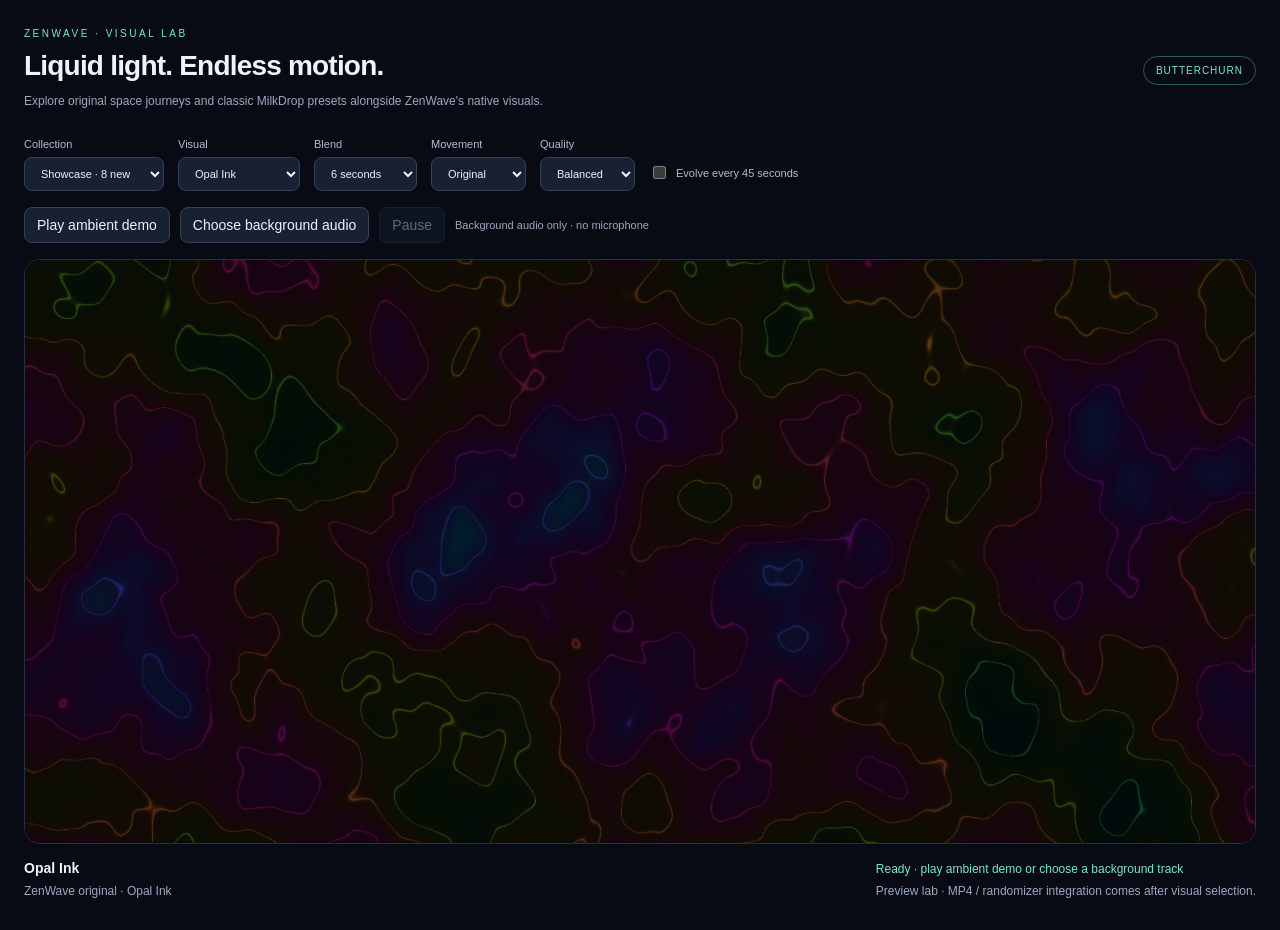
<file: DigitalDrug/ContentStudio/Sources/ZenWaveStudio/Resources/Butterchurn/index.html>
<!doctype html>
<html lang="en"><head><meta charset="utf-8"><meta name="viewport" content="width=device-width,initial-scale=1">
<meta http-equiv="Content-Security-Policy" content="default-src 'self' blob:; script-src 'self' 'unsafe-eval'; style-src 'self'; connect-src 'none'; img-src 'self' data:; media-src blob: 'self'">
<title>ZenWave · Butterchurn Visual Lab</title><link rel="stylesheet" href="lab.css"></head>
<body><main>
<header><div><span class="eyebrow">ZENWAVE · VISUAL LAB</span><h1>Liquid light. Endless motion.</h1><p>Explore original space journeys and classic MilkDrop presets alongside ZenWave's native visuals.</p></div><span class="badge">BUTTERCHURN</span></header>
<section class="controls">
<label>Collection<select id="collection"><option value="showcase" selected>Showcase · 8 new</option><option value="space">Space / wormholes</option><option value="classic">Classic MilkDrop</option><option value="all">All visuals</option></select></label>
<label>Visual<select id="preset"></select></label>
<label>Blend<select id="blend"><option value="0">Instant</option><option value="3">3 seconds</option><option value="6" selected>6 seconds</option><option value="12">12 seconds</option></select></label>
<label>Movement<select id="speed"><option value="0.5">Slow</option><option value="1" selected>Original</option><option value="1.5">Flowing</option></select></label>
<label>Quality<select id="quality"><option value="480">Light</option><option value="720" selected>Balanced</option><option value="1080">High</option></select></label>
<label class="check"><input type="checkbox" id="cycle">Evolve every 45 seconds</label>
</section>
<div id="browserAudio" class="audio"><button id="demo">Play ambient demo</button><label class="file">Choose background audio<input type="file" id="audioFile" accept="audio/*"></label><button id="pause" disabled>Pause</button><span>Background audio only · no microphone</span></div>
<div class="stage"><canvas id="visual" aria-label="Butterchurn animated visualizer"></canvas><div id="empty">Preparing visualizer…</div></div>
<footer><div><strong id="name"></strong><p id="credit"></p></div><div><span id="status" role="status">Loading offline engine…</span><p>Preview lab · MP4 / randomizer integration comes after visual selection.</p></div></footer>
</main><script src="butterchurn-2.6.7.min.js"></script><script src="presets.js"></script><script src="space-presets.js"></script><script src="showcase-presets.js"></script><script src="lab.js"></script></body></html>
</file>
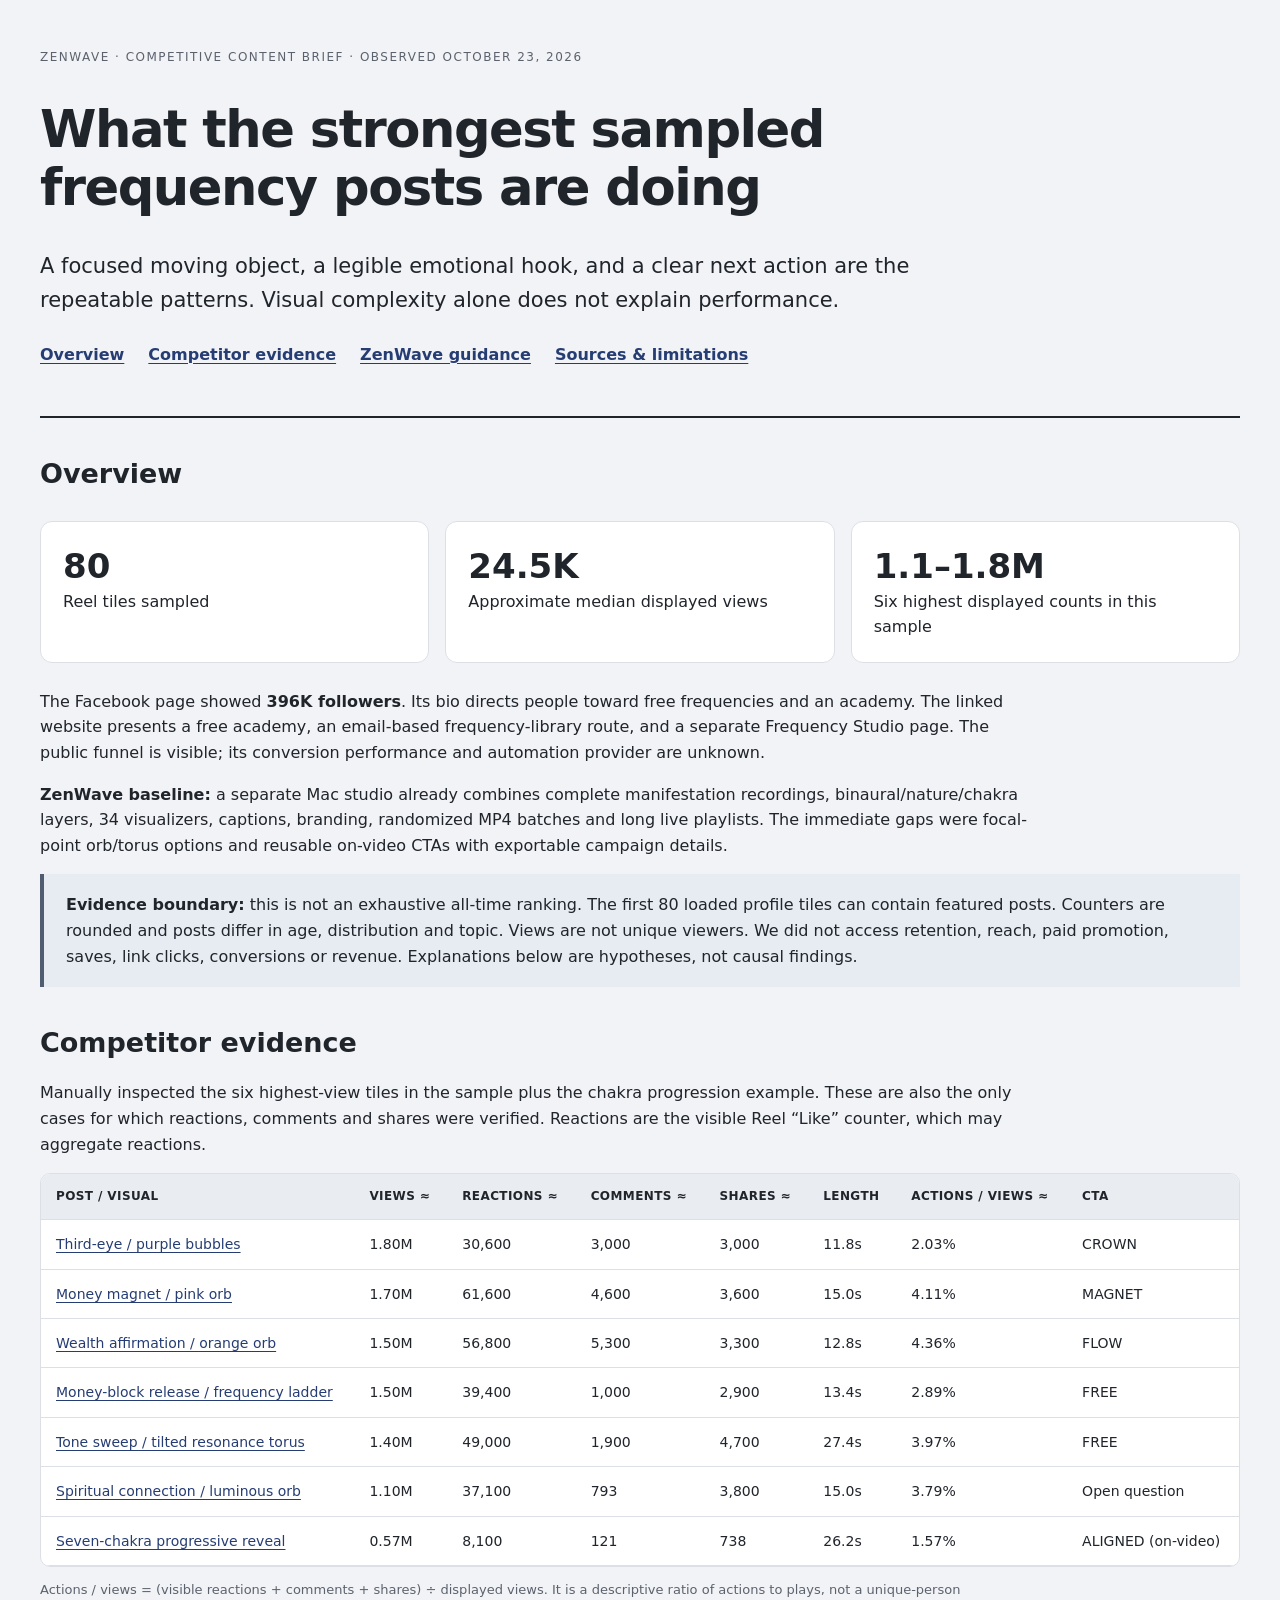
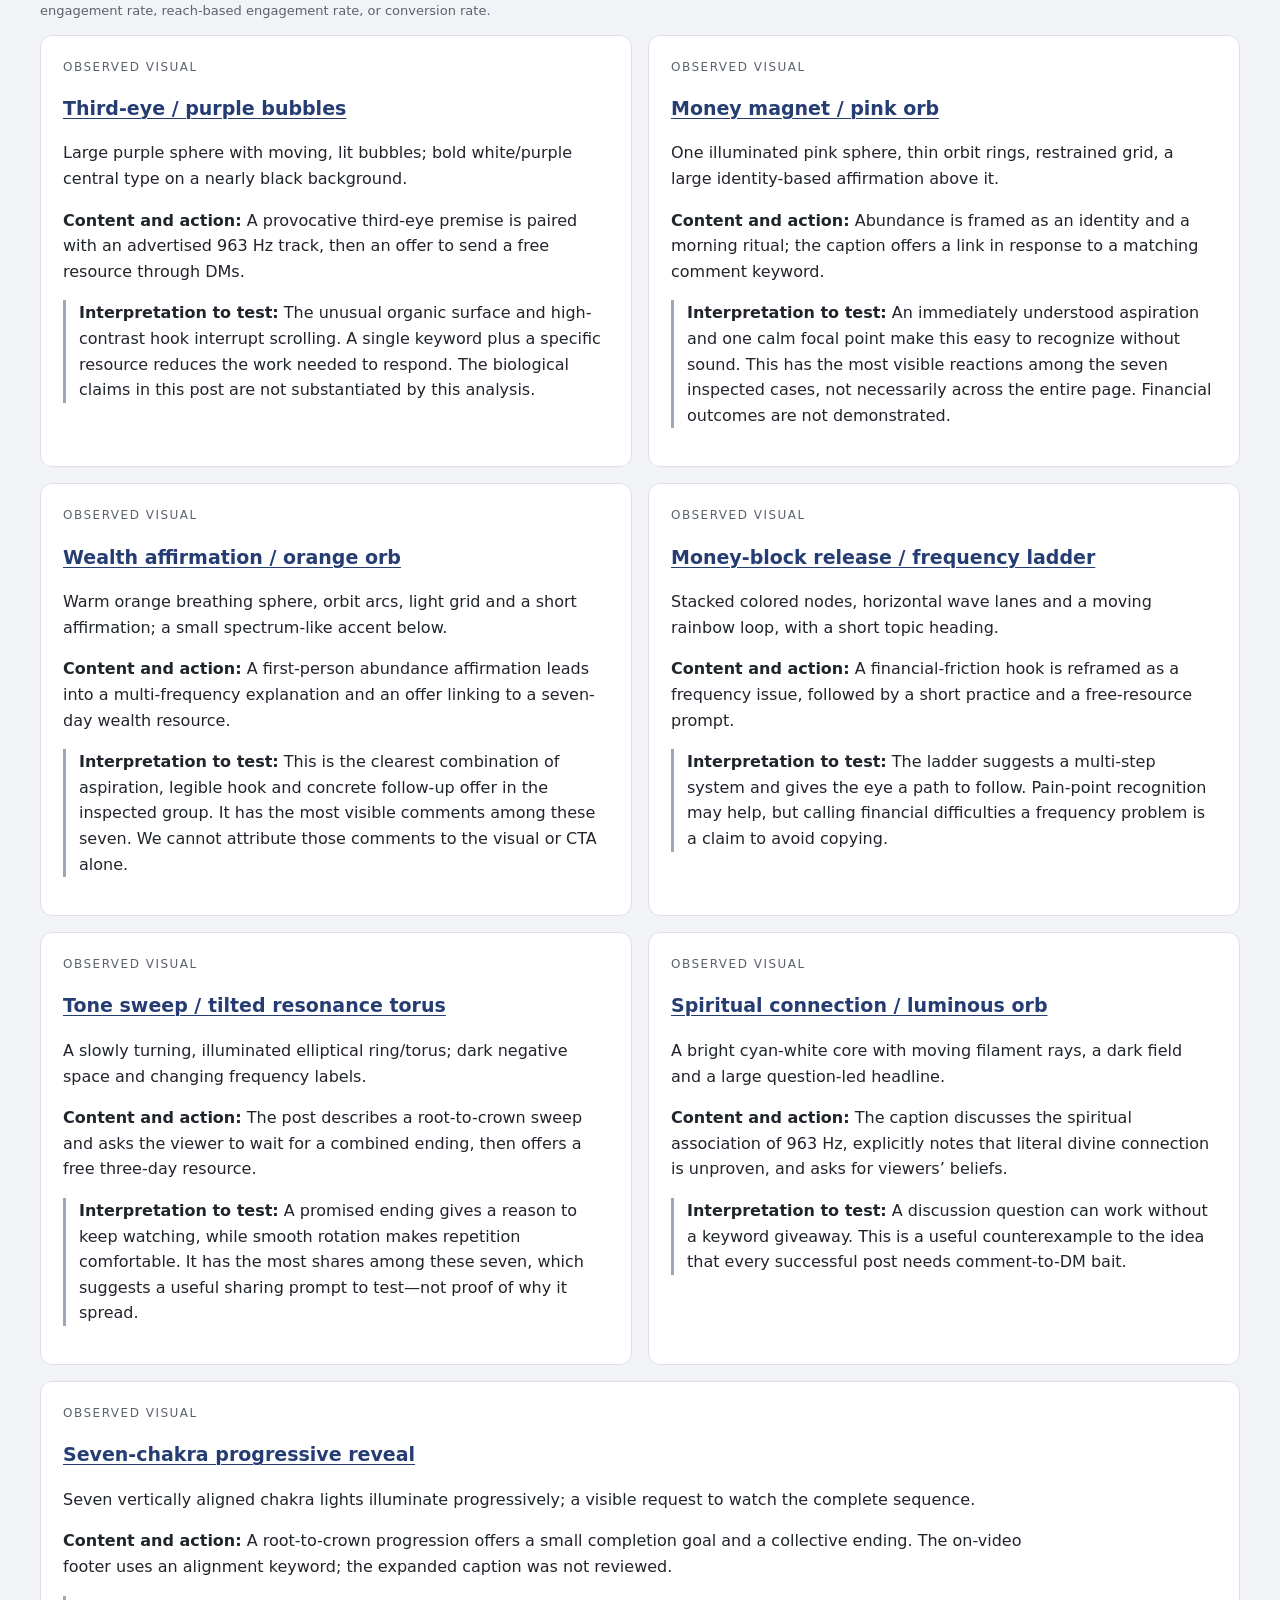
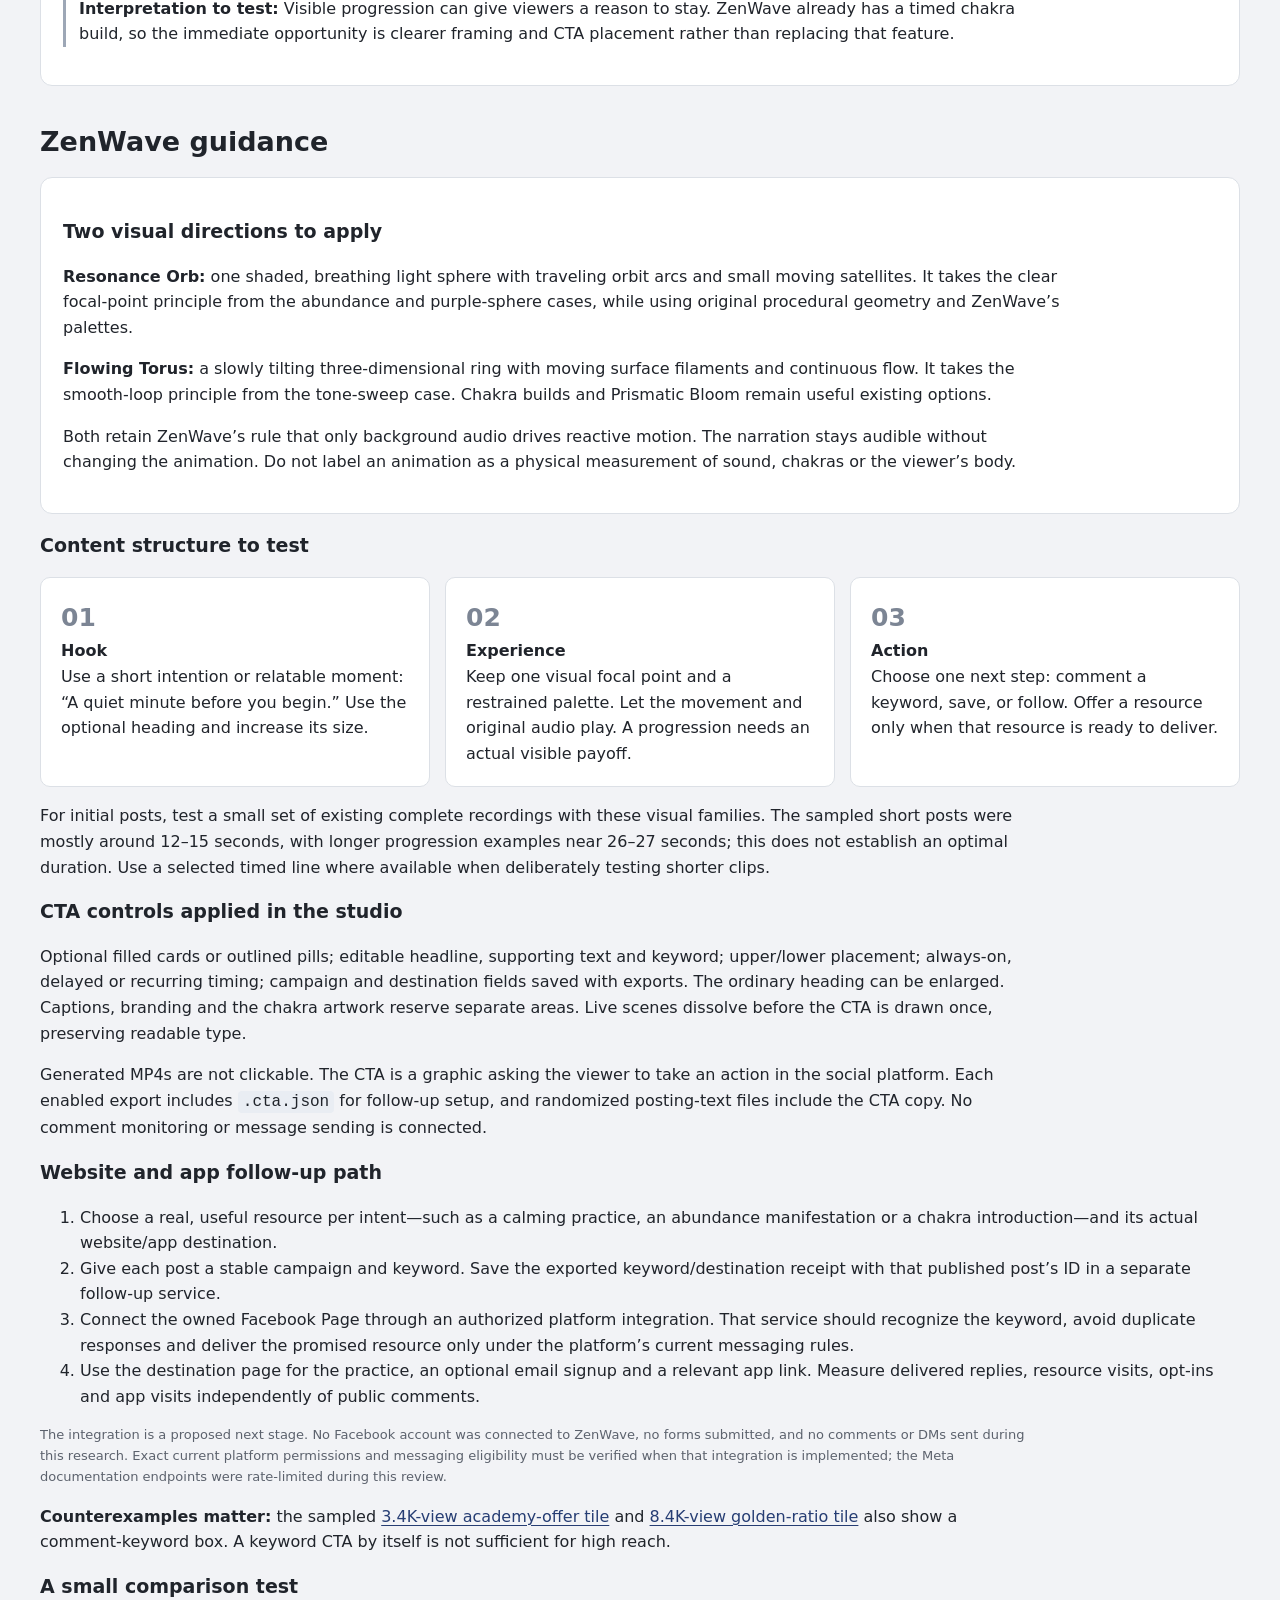
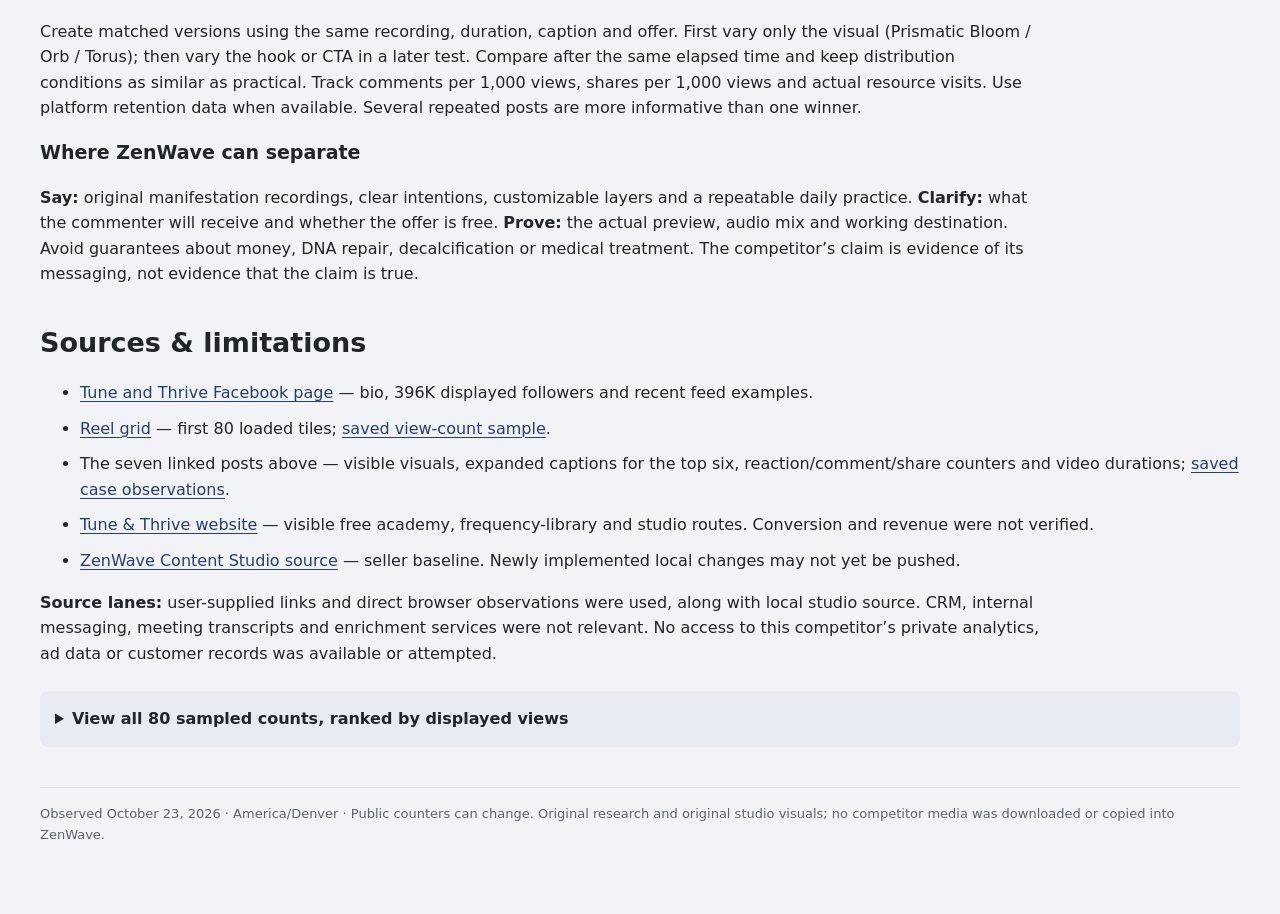
<file: DigitalDrug/ContentStudio/Research/zenwave-tune-and-thrive-2026-10-23.html>
<!doctype html><html lang="en"><meta charset="utf-8"><meta name="viewport" content="width=device-width,initial-scale=1"><title>ZenWave · Tune and Thrive content research</title>
<style>:root{color-scheme:light;--ink:#20242b;--muted:#5c626d;--line:#dce0e6;--paper:#fff;--bg:#f2f3f6}*{box-sizing:border-box}body{margin:0;background:var(--bg);color:var(--ink);font:16px/1.6 system-ui,-apple-system,sans-serif}main{max-width:1260px;margin:auto;padding:48px 30px 70px}header{border-bottom:2px solid var(--ink);padding-bottom:25px}h1{font-size:clamp(30px,4vw,52px);line-height:1.12;letter-spacing:-1.5px;max-width:880px}h2{font-size:27px;margin:34px 0 14px}h3{font-size:19px;line-height:1.35}p{max-width:1000px}a{color:#263d73;text-decoration-thickness:1px;text-underline-offset:3px}nav{display:flex;gap:24px;flex-wrap:wrap;margin:24px 0}nav a{font-weight:650}.kicker,.tag{font-size:12px;letter-spacing:1.5px;text-transform:uppercase;color:var(--muted)}.lead{font-size:21px;max-width:950px}.stats{display:grid;grid-template-columns:repeat(3,1fr);gap:16px;margin:26px 0}.stat,article,.box{background:var(--paper);border:1px solid var(--line);padding:22px;border-radius:12px}.stat strong{display:block;font-size:34px;line-height:1.3}.muted{color:var(--muted)}.table-scroll{overflow:auto;background:white;border:1px solid var(--line);border-radius:10px}table{width:100%;border-collapse:collapse;font-size:14px}th,td{text-align:left;padding:13px 15px;border-bottom:1px solid var(--line);vertical-align:top}th{font-size:12px;letter-spacing:.4px;text-transform:uppercase;background:#e9ecf1}td:not(:first-child){white-space:nowrap}.grid{display:grid;grid-template-columns:repeat(2,1fr);gap:16px}.grid article:last-child{grid-column:1/-1}.hyp{border-left:3px solid #9da7b6;padding-left:13px}.steps{counter-reset:step;list-style:none;padding:0;display:grid;grid-template-columns:repeat(3,1fr);gap:15px}.steps li{background:#fff;border:1px solid var(--line);border-radius:10px;padding:20px}.steps li:before{counter-increment:step;content:'0' counter(step);display:block;font-size:25px;font-weight:700;color:#7c8594}.notice{border-left:4px solid #505d70;background:#e7ebf2;padding:18px 22px}.small{font-size:13px}.sources li{margin-bottom:10px}code{background:#e9edf3;padding:2px 5px;border-radius:4px}.sample{margin-top:25px}summary{cursor:pointer;font-weight:650;padding:15px;background:#e8ebf1;border-radius:8px}footer{margin-top:40px;border-top:1px solid var(--line);padding-top:16px;font-size:13px;color:var(--muted)}@media(max-width:760px){main{padding:28px 18px}.stats,.grid,.steps{grid-template-columns:1fr}.grid article:last-child{grid-column:auto}h1{letter-spacing:-.8px}}</style>
<main><header><div class="kicker">ZenWave · competitive content brief · observed October 23, 2026</div><h1>What the strongest sampled frequency posts are doing</h1><p class="lead">A focused moving object, a legible emotional hook, and a clear next action are the repeatable patterns. Visual complexity alone does not explain performance.</p><nav><a href="#overview">Overview</a><a href="#competitors">Competitor evidence</a><a href="#guidance">ZenWave guidance</a><a href="#sources">Sources & limitations</a></nav></header>
<section id="overview"><h2>Overview</h2><div class="stats"><div class="stat"><strong>80</strong>Reel tiles sampled</div><div class="stat"><strong>24.5K</strong>Approximate median displayed views</div><div class="stat"><strong>1.1–1.8M</strong>Six highest displayed counts in this sample</div></div><p>The Facebook page showed <b>396K followers</b>. Its bio directs people toward free frequencies and an academy. The linked website presents a free academy, an email-based frequency-library route, and a separate Frequency Studio page. The public funnel is visible; its conversion performance and automation provider are unknown.</p><p><b>ZenWave baseline:</b> a separate Mac studio already combines complete manifestation recordings, binaural/nature/chakra layers, 34 visualizers, captions, branding, randomized MP4 batches and long live playlists. The immediate gaps were focal-point orb/torus options and reusable on-video CTAs with exportable campaign details.</p><div class="notice"><b>Evidence boundary:</b> this is not an exhaustive all-time ranking. The first 80 loaded profile tiles can contain featured posts. Counters are rounded and posts differ in age, distribution and topic. Views are not unique viewers. We did not access retention, reach, paid promotion, saves, link clicks, conversions or revenue. Explanations below are hypotheses, not causal findings.</div></section>
<section id="competitors"><h2>Competitor evidence</h2><p>Manually inspected the six highest-view tiles in the sample plus the chakra progression example. These are also the only cases for which reactions, comments and shares were verified. Reactions are the visible Reel “Like” counter, which may aggregate reactions.</p><div class="table-scroll"><table><thead><tr><th>Post / visual</th><th>Views ≈</th><th>Reactions ≈</th><th>Comments ≈</th><th>Shares ≈</th><th>Length</th><th>Actions / views ≈</th><th>CTA</th></tr></thead><tbody><tr><td><a href="https://www.facebook.com/reel/992901753566809/">Third-eye / purple bubbles</a></td><td>1.80M</td><td>30,600</td><td>3,000</td><td>3,000</td><td>11.8s</td><td>2.03%</td><td>CROWN</td></tr><tr><td><a href="https://www.facebook.com/reel/2106269260096450/">Money magnet / pink orb</a></td><td>1.70M</td><td>61,600</td><td>4,600</td><td>3,600</td><td>15.0s</td><td>4.11%</td><td>MAGNET</td></tr><tr><td><a href="https://www.facebook.com/reel/1269969248434564/">Wealth affirmation / orange orb</a></td><td>1.50M</td><td>56,800</td><td>5,300</td><td>3,300</td><td>12.8s</td><td>4.36%</td><td>FLOW</td></tr><tr><td><a href="https://www.facebook.com/reel/1114144804466115/">Money-block release / frequency ladder</a></td><td>1.50M</td><td>39,400</td><td>1,000</td><td>2,900</td><td>13.4s</td><td>2.89%</td><td>FREE</td></tr><tr><td><a href="https://www.facebook.com/reel/940502935782078/">Tone sweep / tilted resonance torus</a></td><td>1.40M</td><td>49,000</td><td>1,900</td><td>4,700</td><td>27.4s</td><td>3.97%</td><td>FREE</td></tr><tr><td><a href="https://www.facebook.com/reel/1105130452275136/">Spiritual connection / luminous orb</a></td><td>1.10M</td><td>37,100</td><td>793</td><td>3,800</td><td>15.0s</td><td>3.79%</td><td>Open question</td></tr><tr><td><a href="https://www.facebook.com/reel/1592432362923155/">Seven-chakra progressive reveal</a></td><td>0.57M</td><td>8,100</td><td>121</td><td>738</td><td>26.2s</td><td>1.57%</td><td>ALIGNED (on-video)</td></tr></tbody></table></div><p class="small muted">Actions / views = (visible reactions + comments + shares) ÷ displayed views. It is a descriptive ratio of actions to plays, not a unique-person engagement rate, reach-based engagement rate, or conversion rate.</p><div class="grid"><article><div class="tag">Observed visual</div><h3><a href="https://www.facebook.com/reel/992901753566809/">Third-eye / purple bubbles</a></h3><p>Large purple sphere with moving, lit bubbles; bold white/purple central type on a nearly black background.</p><p><b>Content and action:</b> A provocative third-eye premise is paired with an advertised 963 Hz track, then an offer to send a free resource through DMs.</p><p class="hyp"><b>Interpretation to test:</b> The unusual organic surface and high-contrast hook interrupt scrolling. A single keyword plus a specific resource reduces the work needed to respond. The biological claims in this post are not substantiated by this analysis.</p></article><article><div class="tag">Observed visual</div><h3><a href="https://www.facebook.com/reel/2106269260096450/">Money magnet / pink orb</a></h3><p>One illuminated pink sphere, thin orbit rings, restrained grid, a large identity-based affirmation above it.</p><p><b>Content and action:</b> Abundance is framed as an identity and a morning ritual; the caption offers a link in response to a matching comment keyword.</p><p class="hyp"><b>Interpretation to test:</b> An immediately understood aspiration and one calm focal point make this easy to recognize without sound. This has the most visible reactions among the seven inspected cases, not necessarily across the entire page. Financial outcomes are not demonstrated.</p></article><article><div class="tag">Observed visual</div><h3><a href="https://www.facebook.com/reel/1269969248434564/">Wealth affirmation / orange orb</a></h3><p>Warm orange breathing sphere, orbit arcs, light grid and a short affirmation; a small spectrum-like accent below.</p><p><b>Content and action:</b> A first-person abundance affirmation leads into a multi-frequency explanation and an offer linking to a seven-day wealth resource.</p><p class="hyp"><b>Interpretation to test:</b> This is the clearest combination of aspiration, legible hook and concrete follow-up offer in the inspected group. It has the most visible comments among these seven. We cannot attribute those comments to the visual or CTA alone.</p></article><article><div class="tag">Observed visual</div><h3><a href="https://www.facebook.com/reel/1114144804466115/">Money-block release / frequency ladder</a></h3><p>Stacked colored nodes, horizontal wave lanes and a moving rainbow loop, with a short topic heading.</p><p><b>Content and action:</b> A financial-friction hook is reframed as a frequency issue, followed by a short practice and a free-resource prompt.</p><p class="hyp"><b>Interpretation to test:</b> The ladder suggests a multi-step system and gives the eye a path to follow. Pain-point recognition may help, but calling financial difficulties a frequency problem is a claim to avoid copying.</p></article><article><div class="tag">Observed visual</div><h3><a href="https://www.facebook.com/reel/940502935782078/">Tone sweep / tilted resonance torus</a></h3><p>A slowly turning, illuminated elliptical ring/torus; dark negative space and changing frequency labels.</p><p><b>Content and action:</b> The post describes a root-to-crown sweep and asks the viewer to wait for a combined ending, then offers a free three-day resource.</p><p class="hyp"><b>Interpretation to test:</b> A promised ending gives a reason to keep watching, while smooth rotation makes repetition comfortable. It has the most shares among these seven, which suggests a useful sharing prompt to test—not proof of why it spread.</p></article><article><div class="tag">Observed visual</div><h3><a href="https://www.facebook.com/reel/1105130452275136/">Spiritual connection / luminous orb</a></h3><p>A bright cyan-white core with moving filament rays, a dark field and a large question-led headline.</p><p><b>Content and action:</b> The caption discusses the spiritual association of 963 Hz, explicitly notes that literal divine connection is unproven, and asks for viewers’ beliefs.</p><p class="hyp"><b>Interpretation to test:</b> A discussion question can work without a keyword giveaway. This is a useful counterexample to the idea that every successful post needs comment-to-DM bait.</p></article><article><div class="tag">Observed visual</div><h3><a href="https://www.facebook.com/reel/1592432362923155/">Seven-chakra progressive reveal</a></h3><p>Seven vertically aligned chakra lights illuminate progressively; a visible request to watch the complete sequence.</p><p><b>Content and action:</b> A root-to-crown progression offers a small completion goal and a collective ending. The on-video footer uses an alignment keyword; the expanded caption was not reviewed.</p><p class="hyp"><b>Interpretation to test:</b> Visible progression can give viewers a reason to stay. ZenWave already has a timed chakra build, so the immediate opportunity is clearer framing and CTA placement rather than replacing that feature.</p></article></div></section>
<section id="guidance"><h2>ZenWave guidance</h2><div class="box"><h3>Two visual directions to apply</h3><p><b>Resonance Orb:</b> one shaded, breathing light sphere with traveling orbit arcs and small moving satellites. It takes the clear focal-point principle from the abundance and purple-sphere cases, while using original procedural geometry and ZenWave’s palettes.</p><p><b>Flowing Torus:</b> a slowly tilting three-dimensional ring with moving surface filaments and continuous flow. It takes the smooth-loop principle from the tone-sweep case. Chakra builds and Prismatic Bloom remain useful existing options.</p><p>Both retain ZenWave’s rule that only background audio drives reactive motion. The narration stays audible without changing the animation. Do not label an animation as a physical measurement of sound, chakras or the viewer’s body.</p></div><h3>Content structure to test</h3><ol class="steps"><li><b>Hook</b><br>Use a short intention or relatable moment: “A quiet minute before you begin.” Use the optional heading and increase its size.</li><li><b>Experience</b><br>Keep one visual focal point and a restrained palette. Let the movement and original audio play. A progression needs an actual visible payoff.</li><li><b>Action</b><br>Choose one next step: comment a keyword, save, or follow. Offer a resource only when that resource is ready to deliver.</li></ol><p>For initial posts, test a small set of existing complete recordings with these visual families. The sampled short posts were mostly around 12–15 seconds, with longer progression examples near 26–27 seconds; this does not establish an optimal duration. Use a selected timed line where available when deliberately testing shorter clips.</p><h3>CTA controls applied in the studio</h3><p>Optional filled cards or outlined pills; editable headline, supporting text and keyword; upper/lower placement; always-on, delayed or recurring timing; campaign and destination fields saved with exports. The ordinary heading can be enlarged. Captions, branding and the chakra artwork reserve separate areas. Live scenes dissolve before the CTA is drawn once, preserving readable type.</p><p>Generated MP4s are not clickable. The CTA is a graphic asking the viewer to take an action in the social platform. Each enabled export includes <code>.cta.json</code> for follow-up setup, and randomized posting-text files include the CTA copy. No comment monitoring or message sending is connected.</p><h3>Website and app follow-up path</h3><ol><li>Choose a real, useful resource per intent—such as a calming practice, an abundance manifestation or a chakra introduction—and its actual website/app destination.</li><li>Give each post a stable campaign and keyword. Save the exported keyword/destination receipt with that published post’s ID in a separate follow-up service.</li><li>Connect the owned Facebook Page through an authorized platform integration. That service should recognize the keyword, avoid duplicate responses and deliver the promised resource only under the platform’s current messaging rules.</li><li>Use the destination page for the practice, an optional email signup and a relevant app link. Measure delivered replies, resource visits, opt-ins and app visits independently of public comments.</li></ol><p class="small muted">The integration is a proposed next stage. No Facebook account was connected to ZenWave, no forms submitted, and no comments or DMs sent during this research. Exact current platform permissions and messaging eligibility must be verified when that integration is implemented; the Meta documentation endpoints were rate-limited during this review.</p><p><b>Counterexamples matter:</b> the sampled <a href="https://www.facebook.com/reel/1840786286936262/">3.4K-view academy-offer tile</a> and <a href="https://www.facebook.com/reel/1426379032461161/">8.4K-view golden-ratio tile</a> also show a comment-keyword box. A keyword CTA by itself is not sufficient for high reach.</p><h3>A small comparison test</h3><p>Create matched versions using the same recording, duration, caption and offer. First vary only the visual (Prismatic Bloom / Orb / Torus); then vary the hook or CTA in a later test. Compare after the same elapsed time and keep distribution conditions as similar as practical. Track comments per 1,000 views, shares per 1,000 views and actual resource visits. Use platform retention data when available. Several repeated posts are more informative than one winner.</p><h3>Where ZenWave can separate</h3><p><b>Say:</b> original manifestation recordings, clear intentions, customizable layers and a repeatable daily practice. <b>Clarify:</b> what the commenter will receive and whether the offer is free. <b>Prove:</b> the actual preview, audio mix and working destination. Avoid guarantees about money, DNA repair, decalcification or medical treatment. The competitor’s claim is evidence of its messaging, not evidence that the claim is true.</p></section>
<section id="sources"><h2>Sources & limitations</h2><ul class="sources"><li><a href="https://www.facebook.com/TuneandThrive">Tune and Thrive Facebook page</a> — bio, 396K displayed followers and recent feed examples.</li><li><a href="https://www.facebook.com/TuneandThrive/reels/">Reel grid</a> — first 80 loaded tiles; <a href="tune-and-thrive-reels-2026-10-23.json">saved view-count sample</a>.</li><li>The seven linked posts above — visible visuals, expanded captions for the top six, reaction/comment/share counters and video durations; <a href="tune-and-thrive-cases-2026-10-23.json">saved case observations</a>.</li><li><a href="https://tuneandthrive.net/">Tune & Thrive website</a> — visible free academy, frequency-library and studio routes. Conversion and revenue were not verified.</li><li><a href="https://github.com/CLOVETHEDESTROYER/digitaldrugs/tree/content-studio/DigitalDrug/ContentStudio">ZenWave Content Studio source</a> — seller baseline. Newly implemented local changes may not yet be pushed.</li></ul><p><b>Source lanes:</b> user-supplied links and direct browser observations were used, along with local studio source. CRM, internal messaging, meeting transcripts and enrichment services were not relevant. No access to this competitor’s private analytics, ad data or customer records was available or attempted.</p><details class="sample"><summary>View all 80 sampled counts, ranked by displayed views</summary><div class="table-scroll"><table><thead><tr><th>Original grid position</th><th>Reel</th><th>Displayed views</th></tr></thead><tbody><tr><td>2</td><td><a href="https://www.facebook.com/reel/992901753566809/">992901753566809</a></td><td>1.8M</td></tr><tr><td>78</td><td><a href="https://www.facebook.com/reel/2106269260096450/">2106269260096450</a></td><td>1.7M</td></tr><tr><td>3</td><td><a href="https://www.facebook.com/reel/1269969248434564/">1269969248434564</a></td><td>1.5M</td></tr><tr><td>54</td><td><a href="https://www.facebook.com/reel/1114144804466115/">1114144804466115</a></td><td>1.5M</td></tr><tr><td>1</td><td><a href="https://www.facebook.com/reel/940502935782078/">940502935782078</a></td><td>1.4M</td></tr><tr><td>60</td><td><a href="https://www.facebook.com/reel/1105130452275136/">1105130452275136</a></td><td>1.1M</td></tr><tr><td>33</td><td><a href="https://www.facebook.com/reel/1133377939232827/">1133377939232827</a></td><td>841K</td></tr><tr><td>61</td><td><a href="https://www.facebook.com/reel/1421072419982137/">1421072419982137</a></td><td>692K</td></tr><tr><td>79</td><td><a href="https://www.facebook.com/reel/948250714411579/">948250714411579</a></td><td>647K</td></tr><tr><td>25</td><td><a href="https://www.facebook.com/reel/4823697731289092/">4823697731289092</a></td><td>592K</td></tr><tr><td>15</td><td><a href="https://www.facebook.com/reel/1592432362923155/">1592432362923155</a></td><td>570K</td></tr><tr><td>67</td><td><a href="https://www.facebook.com/reel/1437532431644845/">1437532431644845</a></td><td>356K</td></tr><tr><td>58</td><td><a href="https://www.facebook.com/reel/1741912887071105/">1741912887071105</a></td><td>336K</td></tr><tr><td>21</td><td><a href="https://www.facebook.com/reel/1636148028300563/">1636148028300563</a></td><td>253K</td></tr><tr><td>72</td><td><a href="https://www.facebook.com/reel/3734103593405347/">3734103593405347</a></td><td>215K</td></tr><tr><td>57</td><td><a href="https://www.facebook.com/reel/2289260364951721/">2289260364951721</a></td><td>196K</td></tr><tr><td>39</td><td><a href="https://www.facebook.com/reel/1767011134565438/">1767011134565438</a></td><td>194K</td></tr><tr><td>34</td><td><a href="https://www.facebook.com/reel/1777530126728378/">1777530126728378</a></td><td>165K</td></tr><tr><td>22</td><td><a href="https://www.facebook.com/reel/1140304451693379/">1140304451693379</a></td><td>129K</td></tr><tr><td>62</td><td><a href="https://www.facebook.com/reel/1796120574747882/">1796120574747882</a></td><td>118K</td></tr><tr><td>44</td><td><a href="https://www.facebook.com/reel/2303436207115409/">2303436207115409</a></td><td>105K</td></tr><tr><td>38</td><td><a href="https://www.facebook.com/reel/1114133818019130/">1114133818019130</a></td><td>99K</td></tr><tr><td>65</td><td><a href="https://www.facebook.com/reel/1328014909251659/">1328014909251659</a></td><td>80K</td></tr><tr><td>76</td><td><a href="https://www.facebook.com/reel/4629268574061972/">4629268574061972</a></td><td>76K</td></tr><tr><td>18</td><td><a href="https://www.facebook.com/reel/1739281903818236/">1739281903818236</a></td><td>73K</td></tr><tr><td>69</td><td><a href="https://www.facebook.com/reel/2832320110473114/">2832320110473114</a></td><td>67K</td></tr><tr><td>51</td><td><a href="https://www.facebook.com/reel/3622438087931243/">3622438087931243</a></td><td>61K</td></tr><tr><td>16</td><td><a href="https://www.facebook.com/reel/1127519016626945/">1127519016626945</a></td><td>52K</td></tr><tr><td>49</td><td><a href="https://www.facebook.com/reel/1067411439652438/">1067411439652438</a></td><td>48K</td></tr><tr><td>40</td><td><a href="https://www.facebook.com/reel/1084699557641195/">1084699557641195</a></td><td>44K</td></tr><tr><td>8</td><td><a href="https://www.facebook.com/reel/4526959400965930/">4526959400965930</a></td><td>42K</td></tr><tr><td>32</td><td><a href="https://www.facebook.com/reel/1682642806902462/">1682642806902462</a></td><td>40K</td></tr><tr><td>64</td><td><a href="https://www.facebook.com/reel/2128140137809453/">2128140137809453</a></td><td>34K</td></tr><tr><td>37</td><td><a href="https://www.facebook.com/reel/1831611301348772/">1831611301348772</a></td><td>33K</td></tr><tr><td>45</td><td><a href="https://www.facebook.com/reel/28548197424791423/">28548197424791423</a></td><td>33K</td></tr><tr><td>31</td><td><a href="https://www.facebook.com/reel/1734759644286981/">1734759644286981</a></td><td>32K</td></tr><tr><td>59</td><td><a href="https://www.facebook.com/reel/2801030456963693/">2801030456963693</a></td><td>31K</td></tr><tr><td>48</td><td><a href="https://www.facebook.com/reel/1410373607405825/">1410373607405825</a></td><td>28K</td></tr><tr><td>68</td><td><a href="https://www.facebook.com/reel/1821147655976400/">1821147655976400</a></td><td>27K</td></tr><tr><td>53</td><td><a href="https://www.facebook.com/reel/961668340330382/">961668340330382</a></td><td>25K</td></tr><tr><td>26</td><td><a href="https://www.facebook.com/reel/3624962227654829/">3624962227654829</a></td><td>24K</td></tr><tr><td>28</td><td><a href="https://www.facebook.com/reel/28548667564755687/">28548667564755687</a></td><td>24K</td></tr><tr><td>71</td><td><a href="https://www.facebook.com/reel/2216276758934015/">2216276758934015</a></td><td>24K</td></tr><tr><td>27</td><td><a href="https://www.facebook.com/reel/39139746215670875/">39139746215670875</a></td><td>22K</td></tr><tr><td>56</td><td><a href="https://www.facebook.com/reel/1989246015097323/">1989246015097323</a></td><td>22K</td></tr><tr><td>43</td><td><a href="https://www.facebook.com/reel/1082520217899128/">1082520217899128</a></td><td>21K</td></tr><tr><td>55</td><td><a href="https://www.facebook.com/reel/4549944011950129/">4549944011950129</a></td><td>18K</td></tr><tr><td>75</td><td><a href="https://www.facebook.com/reel/1432500965541924/">1432500965541924</a></td><td>17K</td></tr><tr><td>80</td><td><a href="https://www.facebook.com/reel/1605923710999875/">1605923710999875</a></td><td>17K</td></tr><tr><td>14</td><td><a href="https://www.facebook.com/reel/1901024340881060/">1901024340881060</a></td><td>16K</td></tr><tr><td>41</td><td><a href="https://www.facebook.com/reel/1083482127801204/">1083482127801204</a></td><td>16K</td></tr><tr><td>17</td><td><a href="https://www.facebook.com/reel/2316120495459158/">2316120495459158</a></td><td>15K</td></tr><tr><td>7</td><td><a href="https://www.facebook.com/reel/1119978543945976/">1119978543945976</a></td><td>14K</td></tr><tr><td>20</td><td><a href="https://www.facebook.com/reel/1084682674372406/">1084682674372406</a></td><td>14K</td></tr><tr><td>29</td><td><a href="https://www.facebook.com/reel/928901840042723/">928901840042723</a></td><td>14K</td></tr><tr><td>30</td><td><a href="https://www.facebook.com/reel/28733853649611678/">28733853649611678</a></td><td>14K</td></tr><tr><td>70</td><td><a href="https://www.facebook.com/reel/2965533097172706/">2965533097172706</a></td><td>14K</td></tr><tr><td>24</td><td><a href="https://www.facebook.com/reel/972657485270345/">972657485270345</a></td><td>13K</td></tr><tr><td>66</td><td><a href="https://www.facebook.com/reel/1410093387940028/">1410093387940028</a></td><td>13K</td></tr><tr><td>36</td><td><a href="https://www.facebook.com/reel/3474485682712748/">3474485682712748</a></td><td>12K</td></tr><tr><td>47</td><td><a href="https://www.facebook.com/reel/4646993138903336/">4646993138903336</a></td><td>12K</td></tr><tr><td>63</td><td><a href="https://www.facebook.com/reel/1384016027046025/">1384016027046025</a></td><td>12K</td></tr><tr><td>77</td><td><a href="https://www.facebook.com/reel/1711746436563140/">1711746436563140</a></td><td>12K</td></tr><tr><td>11</td><td><a href="https://www.facebook.com/reel/4577722032504099/">4577722032504099</a></td><td>11K</td></tr><tr><td>19</td><td><a href="https://www.facebook.com/reel/1643237700741412/">1643237700741412</a></td><td>11K</td></tr><tr><td>52</td><td><a href="https://www.facebook.com/reel/2156987504995478/">2156987504995478</a></td><td>11K</td></tr><tr><td>73</td><td><a href="https://www.facebook.com/reel/955990654241998/">955990654241998</a></td><td>10K</td></tr><tr><td>10</td><td><a href="https://www.facebook.com/reel/1144472594794299/">1144472594794299</a></td><td>9.3K</td></tr><tr><td>12</td><td><a href="https://www.facebook.com/reel/1105733058531075/">1105733058531075</a></td><td>9.1K</td></tr><tr><td>13</td><td><a href="https://www.facebook.com/reel/39272126542435171/">39272126542435171</a></td><td>8.9K</td></tr><tr><td>9</td><td><a href="https://www.facebook.com/reel/1590281176183429/">1590281176183429</a></td><td>8.7K</td></tr><tr><td>35</td><td><a href="https://www.facebook.com/reel/1646825560147054/">1646825560147054</a></td><td>8.7K</td></tr><tr><td>6</td><td><a href="https://www.facebook.com/reel/1426379032461161/">1426379032461161</a></td><td>8.4K</td></tr><tr><td>42</td><td><a href="https://www.facebook.com/reel/1453926979921705/">1453926979921705</a></td><td>7.6K</td></tr><tr><td>46</td><td><a href="https://www.facebook.com/reel/1347288667480908/">1347288667480908</a></td><td>7.6K</td></tr><tr><td>74</td><td><a href="https://www.facebook.com/reel/4089511191341726/">4089511191341726</a></td><td>6.9K</td></tr><tr><td>23</td><td><a href="https://www.facebook.com/reel/1118626693966655/">1118626693966655</a></td><td>6.7K</td></tr><tr><td>50</td><td><a href="https://www.facebook.com/reel/3394337897405437/">3394337897405437</a></td><td>6K</td></tr><tr><td>4</td><td><a href="https://www.facebook.com/reel/1840786286936262/">1840786286936262</a></td><td>3.4K</td></tr><tr><td>5</td><td><a href="https://www.facebook.com/reel/4621217691494980/">4621217691494980</a></td><td>1.2K</td></tr></tbody></table></div></details></section><footer>Observed October 23, 2026 · America/Denver · Public counters can change. Original research and original studio visuals; no competitor media was downloaded or copied into ZenWave.</footer></main></html>
</file>
<file: DigitalDrug/ContentStudio/Sources/ZenWaveStudio/Resources/Butterchurn/lab.css>
:root{color-scheme:dark;font:14px -apple-system,BlinkMacSystemFont,sans-serif;background:#080b14;color:#edf3ff}*{box-sizing:border-box}body{margin:0}main{padding:24px;max-width:1500px;margin:auto}header{display:flex;align-items:center;justify-content:space-between;gap:16px}h1{font-size:28px;font-weight:550;letter-spacing:-.8px;margin:10px 0}p{color:#99a9c0;font-size:12px;line-height:1.5;margin:6px 0}.eyebrow{font-size:10px;letter-spacing:2.5px;color:#79e6d4}.badge{border:1px solid #325765;padding:8px 12px;border-radius:30px;color:#79e6d4;font-size:10px;letter-spacing:1px}.controls{display:flex;align-items:end;flex-wrap:wrap;gap:14px;margin:22px 0 16px}label{display:flex;flex-direction:column;gap:7px;font-size:11px;color:#aebed1}select,button,.file{background:#172132;border:1px solid #344258;border-radius:8px;color:#edf3ff;padding:9px 12px;font:inherit}select{min-width:95px}button,.file{cursor:pointer}button:hover,.file:hover{border-color:#79e6d4}button:disabled{opacity:.4}.check{flex-direction:row;align-items:center;padding-bottom:9px}.audio{display:flex;align-items:center;flex-wrap:wrap;gap:10px;margin-bottom:16px}.audio span{font-size:11px;color:#99a9c0}.file input{display:none}.stage{height:min(65vh,850px);min-height:260px;background:#000;border:1px solid #223045;border-radius:16px;overflow:hidden;position:relative;display:flex;align-items:center;justify-content:center}canvas{width:100%;height:100%;object-fit:contain}#empty{position:absolute;color:#8da0bb;pointer-events:none}footer{display:flex;justify-content:space-between;gap:20px;margin-top:16px}footer>div{max-width:55%}#status{font-size:12px;color:#79e6d4}body.native main{padding:14px}body.native header,body.native #browserAudio{display:none}body.native .controls{margin:0 0 12px}body.native .stage{height:calc(100vh - 180px);min-height:180px}body.native footer{font-size:11px}body.native footer p{font-size:10px}@media(max-width:650px){main{padding:14px}h1{font-size:23px}.badge{display:none}.controls{gap:10px}.stage{height:58vh}footer{flex-direction:column;gap:6px}footer>div{max-width:100%}}

body.native .stage{width:min(100%,calc((100vh - 180px) * .5625));margin:auto}body.native footer{align-items:start}
body.native main{height:100vh;display:grid;grid-template-rows:auto minmax(0,1fr) auto;overflow:hidden}body.native .stage{width:auto;height:100%;min-height:0;aspect-ratio:9/16;max-width:100%;margin:0;justify-self:center}body.native footer{margin-top:12px}
</file>
